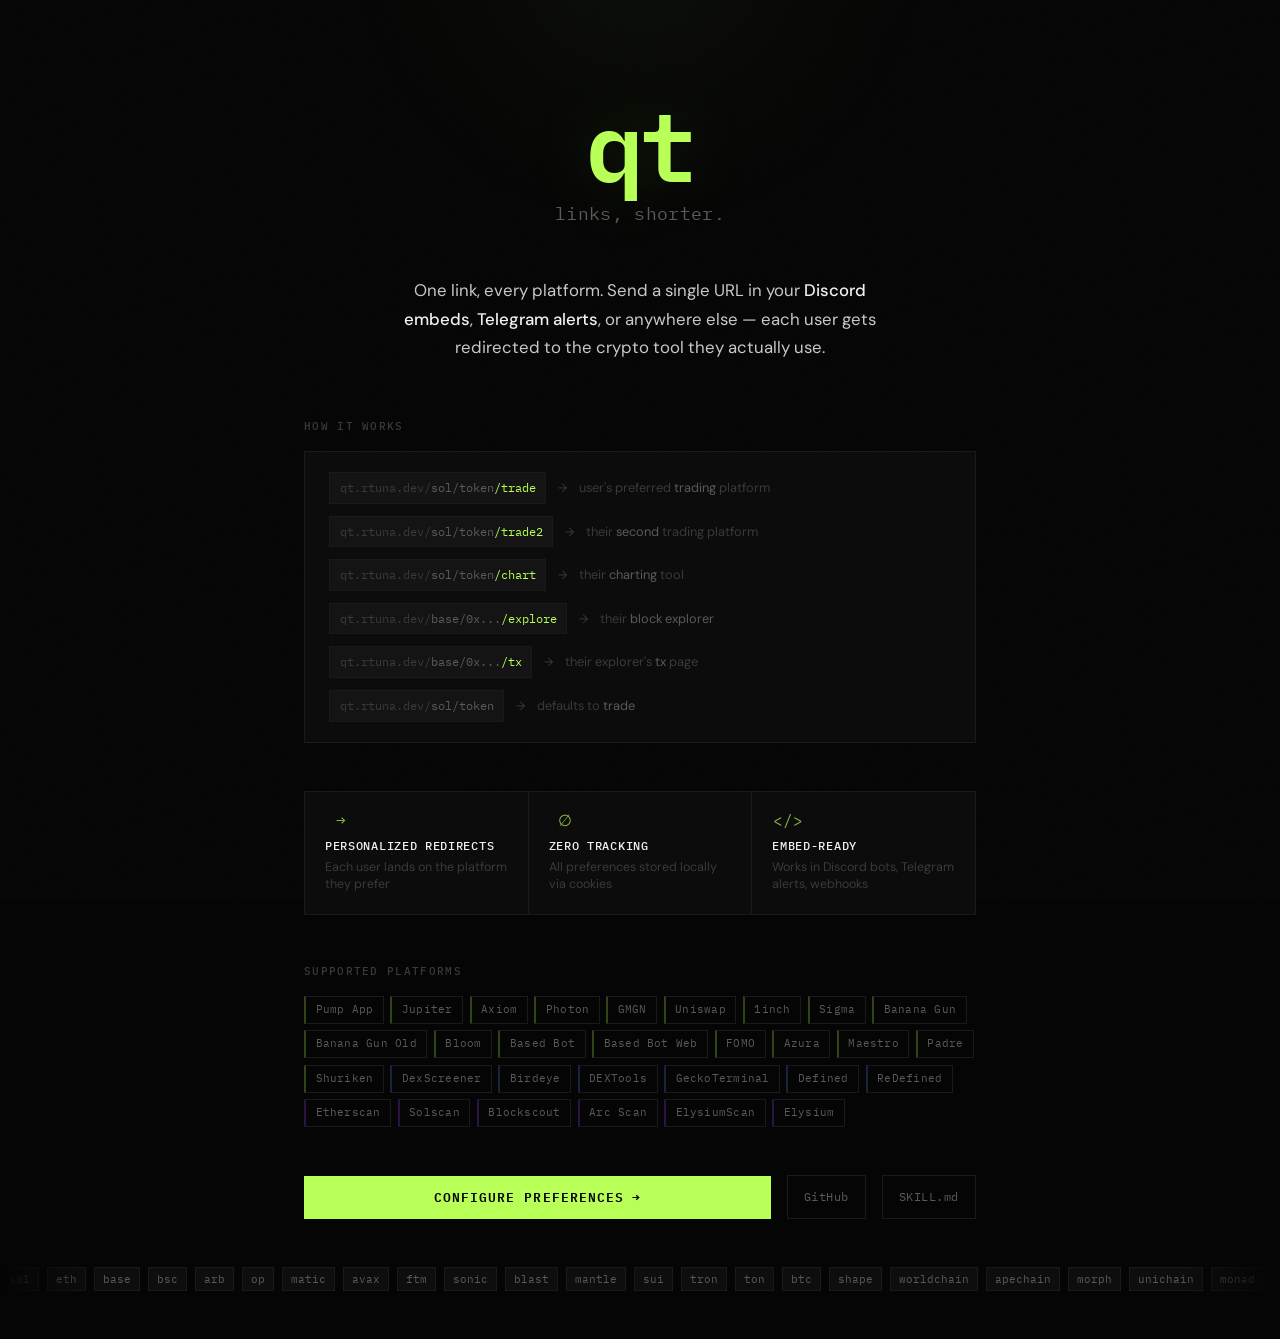
<file: index.html>
<!DOCTYPE html>
<html lang="en">
<head>
  <meta charset="utf-8">
  <meta name="viewport" content="width=device-width, initial-scale=1">
  <title>qt — links, shorter.</title>
  <meta name="description" content="One link, every platform. qt redirects each user to their preferred crypto trading, charting, or explorer tool. Privacy-focused — no accounts, no tracking.">
  <meta name="theme-color" content="#050505">
  <meta name="robots" content="index, follow">
  <link rel="canonical" href="https://qt.rtuna.dev">
  <link rel="icon" type="image/svg+xml" href="/favicon.svg">

  <meta property="og:type" content="website">
  <meta property="og:url" content="https://qt.rtuna.dev">
  <meta property="og:title" content="qt — links, shorter.">
  <meta property="og:description" content="One link, every platform. Each user gets redirected to the trading, charting, or explorer tool they prefer.">
  <meta property="og:image" content="https://qt.rtuna.dev/assets/og.png">
  <meta name="twitter:card" content="summary_large_image">
  <meta name="twitter:title" content="qt — links, shorter.">
  <meta name="twitter:description" content="One link, every platform. Each user gets redirected to the trading, charting, or explorer tool they prefer.">
  <meta name="twitter:image" content="https://qt.rtuna.dev/assets/og.png">

  <link rel="preconnect" href="https://fonts.googleapis.com">
  <link rel="preconnect" href="https://fonts.gstatic.com" crossorigin>
  <link href="https://fonts.googleapis.com/css2?family=IBM+Plex+Mono:wght@400;500;600&family=DM+Sans:wght@400;500;600&display=swap" rel="stylesheet">
  <link rel="stylesheet" href="/static/style.css">
  <link rel="stylesheet" href="/static/hero.css">
  <script>if ("serviceWorker" in navigator) navigator.serviceWorker.register("/sw.js");</script>

  <script type="application/ld+json">
  {
    "@context": "https://schema.org",
    "@type": "WebApplication",
    "name": "qt",
    "url": "https://qt.rtuna.dev",
    "description": "Personalized crypto link shortcuts. One link redirects each user to their preferred trading, charting, or explorer platform.",
    "applicationCategory": "FinanceApplication",
    "operatingSystem": "Web"
  }
  </script>
</head>
<body>
  <div class="noise"></div>
  <div class="hero-glow"></div>

  <div class="hero-container">
    <header class="hero-header" style="--i:0">
      <h1 class="hero-logo">qt</h1>
      <p class="hero-tagline">links, shorter.</p>
    </header>

    <main>
      <section class="hero-pitch" style="--i:1">
        <p>One link, every platform. Send a single URL in your <strong>Discord embeds</strong>, <strong>Telegram alerts</strong>, or anywhere else — each user gets redirected to the crypto tool they actually use.</p>
      </section>

      <section class="hero-demo" style="--i:2">
        <div class="demo-label">How it works</div>
        <div class="demo-lines">
          <div class="demo-line">
            <code class="demo-url"><span class="dim">qt.rtuna.dev/</span>sol/token<span class="accent">/trade</span></code>
            <span class="demo-arrow">&rarr;</span>
            <span class="demo-result">user's preferred <em>trading</em> platform</span>
          </div>
          <div class="demo-line">
            <code class="demo-url"><span class="dim">qt.rtuna.dev/</span>sol/token<span class="accent">/trade2</span></code>
            <span class="demo-arrow">&rarr;</span>
            <span class="demo-result">their <em>second</em> trading platform</span>
          </div>
          <div class="demo-line">
            <code class="demo-url"><span class="dim">qt.rtuna.dev/</span>sol/token<span class="accent">/chart</span></code>
            <span class="demo-arrow">&rarr;</span>
            <span class="demo-result">their <em>charting</em> tool</span>
          </div>
          <div class="demo-line">
            <code class="demo-url"><span class="dim">qt.rtuna.dev/</span>base/0x...<span class="accent">/explore</span></code>
            <span class="demo-arrow">&rarr;</span>
            <span class="demo-result">their <em>block explorer</em></span>
          </div>
          <div class="demo-line">
            <code class="demo-url"><span class="dim">qt.rtuna.dev/</span>base/0x...<span class="accent">/tx</span></code>
            <span class="demo-arrow">&rarr;</span>
            <span class="demo-result">their explorer's <em>tx</em> page</span>
          </div>
          <div class="demo-line">
            <code class="demo-url"><span class="dim">qt.rtuna.dev/</span>sol/token</code>
            <span class="demo-arrow">&rarr;</span>
            <span class="demo-result">defaults to <em>trade</em></span>
          </div>
        </div>
      </section>

      <section class="hero-features" style="--i:3">
        <div class="feature-grid">
          <div class="feature">
            <div class="feature-icon">&rarr;</div>
            <div class="feature-text">
              <strong>Personalized redirects</strong>
              <span>Each user lands on the platform they prefer</span>
            </div>
          </div>
          <div class="feature">
            <div class="feature-icon">&empty;</div>
            <div class="feature-text">
              <strong>Zero tracking</strong>
              <span>All preferences stored locally via cookies</span>
            </div>
          </div>
          <div class="feature">
            <div class="feature-icon">&lt;/&gt;</div>
            <div class="feature-text">
              <strong>Embed-ready</strong>
              <span>Works in Discord bots, Telegram alerts, webhooks</span>
            </div>
          </div>
        </div>
      </section>

      <section class="hero-platforms" style="--i:4">
        <div class="platforms-label">Supported platforms</div>
        <div class="platforms-grid">
          <span class="platform-tag trade">Pump App</span>
          <span class="platform-tag trade">Jupiter</span>
          <span class="platform-tag trade">Axiom</span>
          <span class="platform-tag trade">Photon</span>
          <span class="platform-tag trade">GMGN</span>
          <span class="platform-tag trade">Uniswap</span>
          <span class="platform-tag trade">1inch</span>
          <span class="platform-tag trade">Sigma</span>
          <span class="platform-tag trade">Banana Gun</span>
          <span class="platform-tag trade">Banana Gun Old</span>
          <span class="platform-tag trade">Bloom</span>
          <span class="platform-tag trade">Based Bot</span>
          <span class="platform-tag trade">Based Bot Web</span>
          <span class="platform-tag trade">FOMO</span>
          <span class="platform-tag trade">Azura</span>
          <span class="platform-tag trade">Maestro</span>
          <span class="platform-tag trade">Padre</span>
          <span class="platform-tag trade">Shuriken</span>
          <span class="platform-tag chart">DexScreener</span>
          <span class="platform-tag chart">Birdeye</span>
          <span class="platform-tag chart">DEXTools</span>
          <span class="platform-tag chart">GeckoTerminal</span>
          <span class="platform-tag chart">Defined</span>
          <span class="platform-tag chart">ReDefined</span>
          <span class="platform-tag explore">Etherscan</span>
          <span class="platform-tag explore">Solscan</span>
          <span class="platform-tag explore">Blockscout</span>
          <span class="platform-tag explore">Arc Scan</span>
          <span class="platform-tag explore">ElysiumScan</span>
          <span class="platform-tag explore">Elysium</span>
        </div>
      </section>

      <section class="hero-cta" style="--i:5">
        <a href="/settings" class="cta-primary">
          <span>Configure preferences</span>
          <span class="cta-arrow">&rarr;</span>
        </a>
        <a href="https://github.com/rtunazzz/qt" class="cta-secondary" target="_blank" rel="noopener">GitHub</a>
        <a href="/SKILL.md" class="cta-secondary">SKILL.md</a>
      </section>
    </main>

    <footer class="hero-footer" style="--i:6">
      <div class="hero-chains">
        <div class="hero-chains-track">
          <code>sol</code>
          <code>eth</code>
          <code>base</code>
          <code>bsc</code>
          <code>arb</code>
          <code>op</code>
          <code>matic</code>
          <code>avax</code>
          <code>ftm</code>
          <code>sonic</code>
          <code>blast</code>
          <code>mantle</code>
          <code>sui</code>
          <code>tron</code>
          <code>ton</code>
          <code>btc</code>
          <code>shape</code>
          <code>worldchain</code>
          <code>apechain</code>
          <code>morph</code>
          <code>unichain</code>
          <code>monad</code>
          <code>abstract</code>
          <code>ink</code>
          <code>soneium</code>
          <code>berachain</code>
          <code>hyperevm</code>
          <code>story</code>
          <code>xlayer</code>
          <code>plasma</code>
          <code>flow</code>
          <code>megaeth</code>
          <code>tempo</code>
          <code>robinhood</code>
          <code>arc</code>
          <code>stable</code>
          <code>elysium</code>
          <code>sol</code>
          <code>eth</code>
          <code>base</code>
          <code>bsc</code>
          <code>arb</code>
          <code>op</code>
          <code>matic</code>
          <code>avax</code>
          <code>ftm</code>
          <code>sonic</code>
          <code>blast</code>
          <code>mantle</code>
          <code>sui</code>
          <code>tron</code>
          <code>ton</code>
          <code>btc</code>
          <code>shape</code>
          <code>worldchain</code>
          <code>apechain</code>
          <code>morph</code>
          <code>unichain</code>
          <code>monad</code>
          <code>abstract</code>
          <code>ink</code>
          <code>soneium</code>
          <code>berachain</code>
          <code>hyperevm</code>
          <code>story</code>
          <code>xlayer</code>
          <code>plasma</code>
          <code>flow</code>
          <code>megaeth</code>
          <code>tempo</code>
          <code>robinhood</code>
          <code>arc</code>
          <code>stable</code>
          <code>elysium</code>
        </div>
      </div>
    </footer>
  </div>
</body>
</html>
</file>
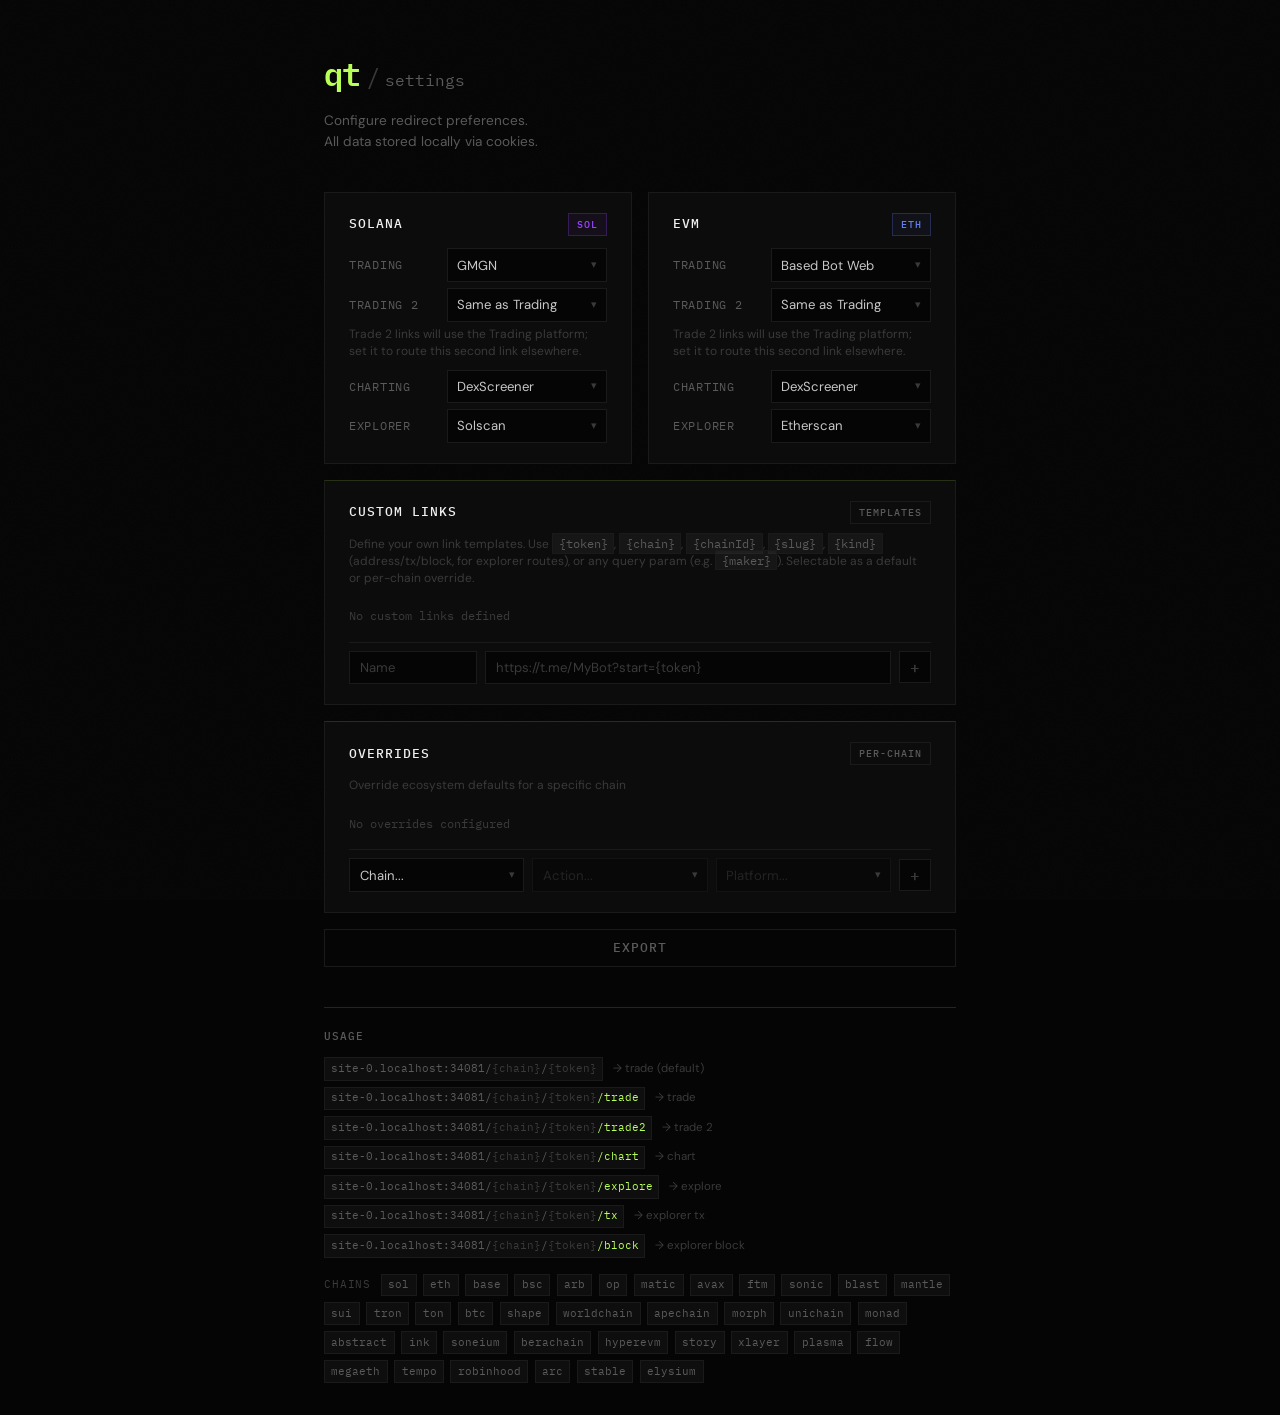
<file: settings/index.html>
<!DOCTYPE html>
<html lang="en">
<head>
  <meta charset="utf-8">
  <meta name="viewport" content="width=device-width, initial-scale=1">
  <title>qt — links, shorter.</title>
  <meta name="description" content="Turn long crypto URLs into short, personalized redirects. Configure your preferred trading platforms, charting tools, and block explorers. Privacy-focused — all data stored locally.">
  <meta name="theme-color" content="#050505">
  <link rel="icon" type="image/svg+xml" href="/favicon.svg">

  <!-- Open Graph -->
  <meta property="og:type" content="website">
  <meta property="og:url" content="https://qt.rtuna.dev">
  <meta property="og:title" content="qt — links, shorter.">
  <meta property="og:description" content="Short redirects to your preferred trading, charting, and explorer platforms. No accounts, no tracking — all preferences stored in your browser.">
  <meta property="og:image" content="https://qt.rtuna.dev/assets/og.png">

  <!-- Twitter -->
  <meta name="twitter:card" content="summary_large_image">
  <meta name="twitter:title" content="qt — links, shorter.">
  <meta name="twitter:description" content="Short redirects to your preferred trading, charting, and explorer platforms.">
  <meta name="twitter:image" content="https://qt.rtuna.dev/assets/og.png">
  <link rel="preconnect" href="https://fonts.googleapis.com">
  <link rel="preconnect" href="https://fonts.gstatic.com" crossorigin>
  <link href="https://fonts.googleapis.com/css2?family=IBM+Plex+Mono:wght@400;500;600&family=DM+Sans:wght@400;500&display=swap" rel="stylesheet">
  <link rel="stylesheet" href="/static/style.css">
  <script>if ("serviceWorker" in navigator) navigator.serviceWorker.register("/sw.js");</script>
</head>
<body>
  <div class="noise"></div>
  <div class="container">
    <header class="header" style="--i:0">
      <div class="logo">
        <a href="/" class="logo-mark">qt</a>
        <span class="logo-divider">/</span>
        <span class="logo-sub">settings</span>
      </div>
      <p class="tagline">Configure redirect preferences.<br>All data stored locally via cookies.</p>
    </header>

    <form id="settings-form">
      <div class="eco-grid">
        <section class="card" style="--i:1">
          <div class="card-header">
            <h2>Solana</h2>
            <span class="badge sol">SOL</span>
          </div>
          <div class="field">
            <label for="sol-trade">Trading</label>
            <div class="select-wrap">
              <select id="sol-trade" name="sol-trade"></select>
            </div>
          </div>
          <div class="field">
            <label for="sol-trade2">Trading 2</label>
            <div class="select-wrap">
              <select id="sol-trade2" name="sol-trade2"></select>
            </div>
          </div>
          <p class="hint hint-field" data-hint-for="sol-trade2" hidden>Trade 2 links will use the Trading platform; set it to route this second link elsewhere.</p>
          <div class="field">
            <label for="sol-chart">Charting</label>
            <div class="select-wrap">
              <select id="sol-chart" name="sol-chart"></select>
            </div>
          </div>
          <p class="hint hint-field" data-hint-for="sol-chart" hidden>Chart links will use the Trading platform; chains without trade fall back to the default chart.</p>
          <div class="field">
            <label for="sol-explore">Explorer</label>
            <div class="select-wrap">
              <select id="sol-explore" name="sol-explore"></select>
            </div>
          </div>
        </section>

        <section class="card" style="--i:2">
          <div class="card-header">
            <h2>EVM</h2>
            <span class="badge evm">ETH</span>
          </div>
          <div class="field">
            <label for="evm-trade">Trading</label>
            <div class="select-wrap">
              <select id="evm-trade" name="evm-trade"></select>
            </div>
          </div>
          <div class="field">
            <label for="evm-trade2">Trading 2</label>
            <div class="select-wrap">
              <select id="evm-trade2" name="evm-trade2"></select>
            </div>
          </div>
          <p class="hint hint-field" data-hint-for="evm-trade2" hidden>Trade 2 links will use the Trading platform; set it to route this second link elsewhere.</p>
          <div class="field">
            <label for="evm-chart">Charting</label>
            <div class="select-wrap">
              <select id="evm-chart" name="evm-chart"></select>
            </div>
          </div>
          <p class="hint hint-field" data-hint-for="evm-chart" hidden>Chart links will use the Trading platform; chains without trade fall back to the default chart.</p>
          <div class="field">
            <label for="evm-explore">Explorer</label>
            <div class="select-wrap">
              <select id="evm-explore" name="evm-explore"></select>
            </div>
          </div>
        </section>
      </div>

      <section class="card card-accent" style="--i:3">
        <div class="card-header">
          <h2>Custom Links</h2>
          <span class="badge">templates</span>
        </div>
        <p class="hint">Define your own link templates. Use <code>{token}</code>, <code>{chain}</code>, <code>{chainId}</code>, <code>{slug}</code>, <code>{kind}</code> (address/tx/block, for explorer routes), or any query param (e.g. <code>{maker}</code>). Selectable as a default or per-chain override.</p>

        <div id="custom-list"></div>

        <div class="add-override" id="add-custom">
          <div class="add-custom-row">
            <input type="text" id="custom-name" class="text-input custom-name-input" placeholder="Name" maxlength="40">
            <input type="text" id="custom-url" class="text-input" placeholder="https://t.me/MyBot?start={token}">
            <button type="button" class="add-btn" id="custom-add-btn" disabled>+</button>
          </div>
        </div>
      </section>

      <section class="card card-accent" style="--i:4">
        <div class="card-header">
          <h2>Overrides</h2>
          <span class="badge">per-chain</span>
        </div>
        <p class="hint">Override ecosystem defaults for a specific chain</p>

        <div id="overrides-list"></div>

        <div class="add-override" id="add-override">
          <div class="add-override-row">
            <div class="select-wrap">
              <select id="add-chain">
                <option value="">Chain...</option>
              </select>
            </div>
            <div class="select-wrap">
              <select id="add-action" disabled>
                <option value="">Action...</option>
              </select>
            </div>
            <div class="select-wrap">
              <select id="add-platform" disabled>
                <option value="">Platform...</option>
              </select>
            </div>
            <div class="select-wrap" id="add-variant-wrap" hidden>
              <select id="add-variant"></select>
            </div>
            <button type="button" class="add-btn" id="add-btn" disabled>+</button>
          </div>
        </div>
      </section>

    </form>

    <div class="export-row" style="--i:5">
      <button type="button" class="export-btn" id="export-btn">Export</button>
    </div>

    <footer class="footer" style="--i:6">
      <div class="footer-routes" id="footer-routes"></div>
    </footer>
  </div>

  <script src="/static/redirect-data.js"></script>
  <script src="/static/config.js"></script>
  <script src="/static/settings.js"></script>
</body>
</html>
</file>
<file: static/style.css>
:root {
  --bg: #050505;
  --surface: #0c0c0c;
  --border: #1a1a1a;
  --border-hover: #2a2a2a;
  --text: #c8c8c8;
  --text-muted: #5a5a5a;
  --text-dim: #3a3a3a;
  --white: #f0f0f0;
  --accent: #b8ff57;
  --accent-dim: rgba(184, 255, 87, 0.08);
  --sol: #9945ff;
  --evm: #627eea;
  --mono: "IBM Plex Mono", "SF Mono", "Fira Code", monospace;
  --sans: "DM Sans", -apple-system, sans-serif;
}

* { margin: 0; padding: 0; box-sizing: border-box; }

body {
  font-family: var(--sans);
  background: var(--bg);
  color: var(--text);
  line-height: 1.6;
  min-height: 100vh;
  overflow-x: hidden;
  -webkit-font-smoothing: antialiased;
}

.noise {
  position: fixed;
  inset: 0;
  z-index: 0;
  pointer-events: none;
  opacity: 0.025;
  background-image: url("data:image/svg+xml,%3Csvg viewBox='0 0 256 256' xmlns='http://www.w3.org/2000/svg'%3E%3Cfilter id='n'%3E%3CfeTurbulence type='fractalNoise' baseFrequency='0.9' numOctaves='4' stitchTiles='stitch'/%3E%3C/filter%3E%3Crect width='100%25' height='100%25' filter='url(%23n)'/%3E%3C/svg%3E");
  background-repeat: repeat;
  background-size: 256px 256px;
}

.container {
  position: relative;
  z-index: 1;
  max-width: 680px;
  margin: 0 auto;
  padding: 3rem 1.5rem 2rem;
}

/* --- Header --- */

.header {
  margin-bottom: 2.5rem;
  animation: fadeUp 0.5s ease both;
  animation-delay: calc(var(--i) * 0.07s);
}

.logo {
  display: flex;
  align-items: baseline;
  gap: 0.35rem;
  margin-bottom: 0.75rem;
}

.logo-mark {
  font-family: var(--mono);
  font-size: 2rem;
  font-weight: 600;
  color: var(--accent);
  letter-spacing: -0.03em;
  text-decoration: none;
}

.logo-mark:hover {
  opacity: 0.85;
}

.logo-divider {
  font-family: var(--mono);
  font-size: 1.5rem;
  color: var(--text-dim);
  font-weight: 400;
}

.logo-sub {
  font-family: var(--mono);
  font-size: 1rem;
  color: var(--text-muted);
  font-weight: 400;
}

.tagline {
  font-size: 0.85rem;
  color: var(--text-muted);
  line-height: 1.5;
}

/* --- Cards --- */

.card {
  background: var(--surface);
  border: 1px solid var(--border);
  padding: 1.25rem 1.5rem;
  margin-bottom: 1rem;
  animation: fadeUp 0.5s ease both;
  animation-delay: calc(var(--i) * 0.07s);
  transition: border-color 0.2s;
}

.card:hover {
  border-color: var(--border-hover);
}

.card-accent {
  border-top: 1px solid rgba(184, 255, 87, 0.15);
}

.card-header {
  display: flex;
  align-items: center;
  justify-content: space-between;
  margin-bottom: 0.75rem;
}

.card-header h2 {
  font-family: var(--mono);
  font-size: 0.8rem;
  font-weight: 500;
  color: var(--white);
  text-transform: uppercase;
  letter-spacing: 0.08em;
}

.badge {
  font-family: var(--mono);
  font-size: 0.65rem;
  font-weight: 500;
  text-transform: uppercase;
  letter-spacing: 0.1em;
  padding: 0.15rem 0.5rem;
  border: 1px solid var(--border);
  color: var(--text-muted);
}

.badge.sol {
  color: var(--sol);
  border-color: rgba(153, 69, 255, 0.25);
  background: rgba(153, 69, 255, 0.06);
}

.badge.evm {
  color: var(--evm);
  border-color: rgba(98, 126, 234, 0.25);
  background: rgba(98, 126, 234, 0.06);
}

/* --- Eco Grid --- */

.eco-grid {
  display: grid;
  grid-template-columns: 1fr 1fr;
  gap: 1rem;
  margin-bottom: 0; /* cards have margin-bottom */
}

@media (max-width: 600px) {
  .eco-grid {
    grid-template-columns: 1fr;
  }
}

/* --- Fields --- */

.field, .override-row {
  display: flex;
  align-items: center;
  justify-content: space-between;
  gap: 0.6rem;
  margin-bottom: 0.4rem;
}

.variant-field label {
  color: var(--text-dim);
}

.variant-field[hidden] {
  display: none;
}

.field:last-child, .override-row:last-child {
  margin-bottom: 0;
}

label {
  font-family: var(--mono);
  font-size: 0.75rem;
  color: var(--text-muted);
  text-transform: uppercase;
  letter-spacing: 0.06em;
  white-space: nowrap;
  flex-shrink: 0;
  width: 5.5rem;
}

.select-wrap {
  position: relative;
  flex: 1;
  min-width: 0;
}

.select-wrap::after {
  content: "\25BE";
  position: absolute;
  right: 0.6rem;
  top: 50%;
  transform: translateY(-50%);
  color: var(--text-dim);
  font-size: 0.7rem;
  pointer-events: none;
}

select {
  width: 100%;
  background: var(--bg);
  color: var(--text);
  border: 1px solid var(--border);
  padding: 0.45rem 1.6rem 0.45rem 0.6rem;
  font-family: var(--sans);
  font-size: 0.82rem;
  cursor: pointer;
  appearance: none;
  -webkit-appearance: none;
  transition: border-color 0.15s;
}

select:hover {
  border-color: var(--border-hover);
}

select:focus {
  outline: none;
  border-color: var(--accent);
  box-shadow: 0 0 0 1px var(--accent-dim);
}

/* --- Hints --- */

.hint {
  font-size: 0.75rem;
  color: var(--text-dim);
  margin-bottom: 0.75rem;
  line-height: 1.4;
}

.hint-field {
  margin: -0.1rem 0 0.6rem;
}

code {
  font-family: var(--mono);
  font-size: 0.72rem;
  color: var(--text-muted);
  background: rgba(255, 255, 255, 0.04);
  padding: 0.1rem 0.35rem;
  border: 1px solid var(--border);
}

/* --- Override Items --- */

.override-item {
  display: flex;
  align-items: center;
  justify-content: space-between;
  padding: 0.5rem 0.65rem;
  margin-bottom: 0.35rem;
  background: var(--bg);
  border: 1px solid var(--border);
  animation: fadeUp 0.2s ease both;
}

.override-info {
  display: flex;
  align-items: center;
  gap: 0.5rem;
  font-size: 0.8rem;
  min-width: 0;
}

.badge.sm {
  font-size: 0.68rem;
  padding: 0.1rem 0.4rem;
  flex-shrink: 0;
}

.override-action {
  font-family: var(--mono);
  font-size: 0.75rem;
  color: var(--text-muted);
}

.override-arrow {
  color: var(--text-dim);
  font-size: 0.7rem;
}

.override-platform {
  color: var(--white);
  font-size: 0.82rem;
}

.remove-btn {
  background: none;
  border: 1px solid transparent;
  color: var(--text-dim);
  font-size: 1rem;
  cursor: pointer;
  padding: 0.1rem 0.4rem;
  line-height: 1;
  transition: color 0.15s, border-color 0.15s;
  flex-shrink: 0;
}

.remove-btn:hover {
  color: #ff4444;
  border-color: rgba(255, 68, 68, 0.25);
}

.override-empty {
  font-family: var(--mono);
  font-size: 0.75rem;
  color: var(--text-dim);
  padding: 0.5rem 0;
}

/* --- Add Override --- */

.add-override {
  margin-top: 0.5rem;
  padding-top: 0.5rem;
  border-top: 1px solid var(--border);
}

.add-override-row {
  display: flex;
  gap: 0.5rem;
  align-items: center;
}

.add-override-row .select-wrap {
  flex: 1;
}

.add-custom-row {
  display: flex;
  gap: 0.5rem;
  align-items: center;
}

.text-input {
  flex: 1;
  min-width: 0;
  background: var(--bg);
  color: var(--text);
  border: 1px solid var(--border);
  padding: 0.45rem 0.6rem;
  font-family: var(--sans);
  font-size: 0.82rem;
  transition: border-color 0.15s;
}

.text-input.custom-name-input {
  flex: 0 0 8rem;
}

.text-input:hover {
  border-color: var(--border-hover);
}

.text-input:focus {
  outline: none;
  border-color: var(--accent);
  box-shadow: 0 0 0 1px var(--accent-dim);
}

.text-input::placeholder {
  color: var(--text-dim);
}

.custom-info {
  flex: 1;
  gap: 0.6rem;
}

.custom-url {
  overflow: hidden;
  text-overflow: ellipsis;
  white-space: nowrap;
  min-width: 0;
}

@media (max-width: 600px) {
  .add-custom-row {
    flex-wrap: wrap;
  }

  .text-input.custom-name-input {
    flex: 1 1 100%;
  }

  .container {
    padding: 1.5rem 1rem 1.5rem;
  }

  .header {
    margin-bottom: 1.5rem;
  }

  .card {
    padding: 1rem 1rem;
  }

  label {
    width: 4.5rem;
    font-size: 0.7rem;
  }

  .add-override-row {
    flex-wrap: wrap;
  }

  .add-override-row .select-wrap {
    flex: 1 1 calc(50% - 0.5rem);
    min-width: 0;
  }

  .add-btn {
    flex: 0 0 2rem;
  }
}

.add-btn {
  background: var(--bg);
  color: var(--accent);
  border: 1px solid var(--border);
  font-family: var(--mono);
  font-size: 1rem;
  font-weight: 500;
  width: 2rem;
  height: 2rem;
  display: flex;
  align-items: center;
  justify-content: center;
  cursor: pointer;
  flex-shrink: 0;
  transition: border-color 0.15s, background 0.15s;
}

.add-btn:hover:not(:disabled) {
  border-color: var(--accent);
  background: var(--accent-dim);
  box-shadow: 0 0 8px rgba(184, 255, 87, 0.2);
}

.add-btn.pending {
  border-color: var(--accent);
  animation: pulse 1.5s ease-in-out infinite;
}

.add-btn:disabled {
  color: var(--text-dim);
  cursor: default;
}

select:disabled {
  color: var(--text-dim);
  cursor: default;
  opacity: 0.5;
}

/* --- Import Banner --- */

.import-banner {
  position: fixed;
  top: 0;
  left: 0;
  right: 0;
  z-index: 100;
  background: var(--surface);
  border-bottom: 1px solid var(--accent);
  padding: 0.75rem 1.5rem;
  display: flex;
  align-items: center;
  justify-content: space-between;
  gap: 1rem;
  transform: translateY(-100%);
  transition: transform 0.3s ease;
}

.import-banner.visible {
  transform: translateY(0);
}

.import-text {
  font-family: var(--mono);
  font-size: 0.78rem;
  color: var(--text);
}

.import-actions {
  display: flex;
  gap: 0.5rem;
  flex-shrink: 0;
}

.import-accept {
  background: var(--accent);
  color: #050505;
  border: none;
  padding: 0.4rem 1rem;
  font-family: var(--mono);
  font-size: 0.75rem;
  font-weight: 600;
  text-transform: uppercase;
  letter-spacing: 0.06em;
  cursor: pointer;
}

.import-decline {
  background: none;
  color: var(--text-muted);
  border: 1px solid var(--border);
  padding: 0.4rem 1rem;
  font-family: var(--mono);
  font-size: 0.75rem;
  text-transform: uppercase;
  letter-spacing: 0.06em;
  cursor: pointer;
}

.import-decline:hover {
  border-color: var(--border-hover);
  color: var(--text);
}

@media (max-width: 600px) {
  .import-banner {
    flex-direction: column;
    align-items: stretch;
    gap: 0.6rem;
    padding: 1rem;
  }

  .import-actions {
    justify-content: flex-end;
  }
}

/* --- Export --- */

.export-row {
  margin-top: 0.5rem;
  animation: fadeUp 0.5s ease both;
  animation-delay: calc(var(--i) * 0.07s);
}

.export-btn {
  width: 100%;
  background: none;
  color: var(--text-muted);
  border: 1px solid var(--border);
  padding: 0.6rem 1.5rem;
  font-family: var(--mono);
  font-size: 0.8rem;
  font-weight: 500;
  text-transform: uppercase;
  letter-spacing: 0.08em;
  cursor: pointer;
  transition: border-color 0.15s, color 0.15s, background 0.15s;
}

.export-btn:hover {
  border-color: var(--accent);
  color: var(--accent);
  background: var(--accent-dim);
}

.export-btn.copied {
  border-color: var(--accent);
  color: #050505;
  background: var(--accent);
}

/* --- Footer --- */

.footer {
  margin-top: 2.5rem;
  padding-top: 1.25rem;
  border-top: 1px solid rgba(184, 255, 87, 0.15);
  animation: fadeUp 0.5s ease both;
  animation-delay: calc(var(--i) * 0.07s);
}

.footer-title {
  font-family: var(--mono);
  font-size: 0.68rem;
  font-weight: 500;
  color: var(--text-muted);
  text-transform: uppercase;
  letter-spacing: 0.1em;
  margin-bottom: 0.75rem;
}

.footer-table {
  display: flex;
  flex-direction: column;
  gap: 0.4rem;
  margin-bottom: 1rem;
}

.footer-route {
  display: flex;
  align-items: baseline;
  gap: 0.6rem;
  flex-wrap: wrap;
}

.footer-route code {
  font-size: 0.7rem;
  white-space: nowrap;
}

.dim { color: var(--text-dim); }
.accent { color: var(--accent); }

.footer-desc {
  color: var(--text-dim);
  font-size: 0.72rem;
}

.footer-chains {
  display: flex;
  align-items: center;
  gap: 0.4rem;
  flex-wrap: wrap;
}

.footer-chains > span {
  font-family: var(--mono);
  font-size: 0.68rem;
  color: var(--text-dim);
  text-transform: uppercase;
  letter-spacing: 0.08em;
  margin-right: 0.2rem;
}

.chain-tag {
  font-size: 0.68rem;
  padding: 0.1rem 0.4rem;
}

/* --- Animations --- */

@keyframes fadeUp {
  from {
    opacity: 0;
    transform: translateY(12px);
  }
  to {
    opacity: 1;
    transform: translateY(0);
  }
}

@keyframes pulse {
  0%, 100% { box-shadow: 0 0 0 0 rgba(184, 255, 87, 0.3); }
  50% { box-shadow: 0 0 0 4px rgba(184, 255, 87, 0); }
}
</file>
<file: static/hero.css>
.hero-glow {
  position: fixed;
  top: -40vh;
  left: 50%;
  transform: translateX(-50%);
  width: 600px;
  height: 600px;
  background: radial-gradient(circle, rgba(184, 255, 87, 0.04) 0%, transparent 70%);
  pointer-events: none;
  z-index: 0;
}

.hero-container {
  position: relative;
  z-index: 1;
  max-width: 720px;
  margin: 0 auto;
  padding: 6rem 1.5rem 3rem;
  min-height: 100vh;
  display: flex;
  flex-direction: column;
}

.hero-header {
  text-align: center;
  margin-bottom: 3rem;
  animation: fadeUp 0.5s ease both;
  animation-delay: calc(var(--i) * 0.07s);
}

.hero-logo {
  font-family: var(--mono);
  font-size: 6rem;
  font-weight: 600;
  color: var(--accent);
  letter-spacing: -0.04em;
  line-height: 1;
  margin-bottom: 0.5rem;
  text-shadow: 0 0 80px rgba(184, 255, 87, 0.15);
}

.hero-tagline {
  font-family: var(--mono);
  font-size: 1.1rem;
  color: var(--text-muted);
  font-weight: 400;
  letter-spacing: 0.02em;
}

.hero-pitch {
  text-align: center;
  max-width: 520px;
  margin: 0 auto 3.5rem;
  animation: fadeUp 0.5s ease both;
  animation-delay: calc(var(--i) * 0.07s);
}

.hero-pitch p {
  font-size: 1.05rem;
  color: var(--text);
  line-height: 1.7;
}

.hero-pitch strong {
  color: var(--white);
  font-weight: 500;
}

.hero-demo {
  margin-bottom: 3rem;
  animation: fadeUp 0.5s ease both;
  animation-delay: calc(var(--i) * 0.07s);
}

.demo-label, .platforms-label {
  font-family: var(--mono);
  font-size: 0.68rem;
  font-weight: 500;
  color: var(--text-dim);
  text-transform: uppercase;
  letter-spacing: 0.12em;
  margin-bottom: 1rem;
}

.demo-lines {
  background: var(--surface);
  border: 1px solid var(--border);
  padding: 1.25rem 1.5rem;
  display: flex;
  flex-direction: column;
  gap: 0.75rem;
}

.demo-line {
  display: flex;
  align-items: baseline;
  gap: 0.75rem;
  flex-wrap: wrap;
}

.demo-url {
  font-family: var(--mono);
  font-size: 0.78rem;
  color: var(--text-muted);
  background: rgba(255, 255, 255, 0.03);
  padding: 0.3rem 0.6rem;
  border: 1px solid var(--border);
  white-space: nowrap;
}

.demo-arrow {
  color: var(--text-dim);
  font-size: 0.75rem;
  flex-shrink: 0;
}

.demo-result {
  font-size: 0.8rem;
  color: var(--text-dim);
}

.demo-result em {
  color: var(--text-muted);
  font-style: normal;
}

.hero-features {
  margin-bottom: 3rem;
  animation: fadeUp 0.5s ease both;
  animation-delay: calc(var(--i) * 0.07s);
}

.feature-grid {
  display: grid;
  grid-template-columns: repeat(3, 1fr);
  gap: 1px;
  background: var(--border);
  border: 1px solid var(--border);
}

.feature {
  background: var(--surface);
  padding: 1.25rem;
  display: flex;
  flex-direction: column;
  gap: 0.6rem;
}

.feature-icon {
  font-family: var(--mono);
  font-size: 1rem;
  color: var(--accent);
  opacity: 0.7;
  line-height: 1;
  width: 2rem;
  text-align: center;
  flex-shrink: 0;
}

.feature-text {
  display: flex;
  flex-direction: column;
  gap: 0.2rem;
}

.feature-text strong {
  font-family: var(--mono);
  font-size: 0.72rem;
  font-weight: 500;
  color: var(--white);
  text-transform: uppercase;
  letter-spacing: 0.06em;
}

.feature-text span {
  font-size: 0.78rem;
  color: var(--text-dim);
  line-height: 1.4;
}

.hero-platforms {
  margin-bottom: 3rem;
  animation: fadeUp 0.5s ease both;
  animation-delay: calc(var(--i) * 0.07s);
}

.platforms-grid {
  display: flex;
  flex-wrap: wrap;
  gap: 0.4rem;
}

.platform-tag {
  font-family: var(--mono);
  font-size: 0.7rem;
  font-weight: 400;
  padding: 0.25rem 0.6rem;
  border: 1px solid var(--border);
  color: var(--text-muted);
  letter-spacing: 0.02em;
  transition: border-color 0.2s, color 0.2s;
}

.platform-tag:hover {
  border-color: var(--border-hover);
  color: var(--text);
}

.platform-tag.trade { border-left: 2px solid rgba(184, 255, 87, 0.25); }
.platform-tag.chart { border-left: 2px solid rgba(98, 126, 234, 0.25); }
.platform-tag.explore { border-left: 2px solid rgba(153, 69, 255, 0.25); }

.hero-cta {
  display: flex;
  align-items: center;
  gap: 1rem;
  margin-bottom: 0;
  animation: fadeUp 0.5s ease both;
  animation-delay: calc(var(--i) * 0.07s);
}

.cta-primary {
  display: flex;
  align-items: center;
  justify-content: center;
  gap: 0.5rem;
  flex: 1;
  background: var(--accent);
  color: #050505;
  text-decoration: none;
  padding: 0.7rem 1.5rem;
  font-family: var(--mono);
  font-size: 0.8rem;
  font-weight: 600;
  text-transform: uppercase;
  letter-spacing: 0.08em;
  transition: opacity 0.15s, transform 0.15s;
}

.cta-primary:hover {
  opacity: 0.9;
  transform: translateY(-1px);
}

.cta-arrow {
  transition: transform 0.2s;
}

.cta-primary:hover .cta-arrow {
  transform: translateX(3px);
}

.cta-secondary {
  font-family: var(--mono);
  font-size: 0.78rem;
  color: var(--text-muted);
  text-decoration: none;
  padding: 0.7rem 1rem;
  border: 1px solid var(--border);
  letter-spacing: 0.04em;
  transition: border-color 0.15s, color 0.15s;
}

.cta-secondary:hover {
  border-color: var(--border-hover);
  color: var(--text);
}

.hero-footer {
  margin-top: auto;
  padding-top: 3rem;
  margin-left: calc(-50vw + 50%);
  margin-right: calc(-50vw + 50%);
  animation: fadeUp 0.5s ease both;
  animation-delay: calc(var(--i) * 0.07s);
}

.hero-chains {
  overflow: hidden;
  mask-image: linear-gradient(to right, transparent, black 8%, black 92%, transparent);
  -webkit-mask-image: linear-gradient(to right, transparent, black 8%, black 92%, transparent);
}

.hero-chains-track {
  display: flex;
  gap: 0.5rem;
  width: max-content;
  animation: marquee 35s linear infinite;
}

.hero-chains:hover .hero-chains-track {
  animation-play-state: paused;
}

.hero-chains code {
  font-size: 0.68rem;
  padding: 0.15rem 0.5rem;
  flex-shrink: 0;
}

@keyframes marquee {
  from { transform: translateX(0); }
  to { transform: translateX(-50%); }
}

@media (prefers-reduced-motion: reduce) {
  .hero-chains-track {
    animation: none;
  }
}

@media (max-width: 600px) {
  .hero-container {
    padding: 2.5rem 1rem 2rem;
  }

  .hero-header {
    margin-bottom: 1.5rem;
  }

  .hero-logo {
    font-size: 3.5rem;
  }

  .hero-tagline {
    font-size: 0.9rem;
  }

  .hero-pitch {
    margin-bottom: 2rem;
  }

  .hero-pitch p {
    font-size: 0.9rem;
    text-align: left;
  }

  .hero-demo, .hero-features, .hero-platforms {
    margin-bottom: 1.75rem;
  }

  .demo-lines {
    padding: 1rem;
    gap: 0.5rem;
  }

  .demo-line {
    flex-direction: column;
    gap: 0.15rem;
  }

  .demo-arrow {
    display: none;
  }

  .demo-result {
    padding-left: 0.6rem;
    font-size: 0.75rem;
  }

  .demo-result::before {
    content: "\2192 ";
    color: var(--text-dim);
  }

  .feature-grid {
    grid-template-columns: 1fr;
  }

  .feature {
    padding: 1rem;
    flex-direction: row;
    align-items: flex-start;
    gap: 0.75rem;
  }

  .feature-icon {
    font-size: 0.85rem;
    flex-shrink: 0;
    padding-top: 0.1rem;
  }

  .hero-cta {
    flex-direction: column;
  }

  .cta-primary, .cta-secondary {
    width: 100%;
    justify-content: center;
    text-align: center;
  }

  .hero-footer {
    padding-top: 2rem;
  }
}
</file>
